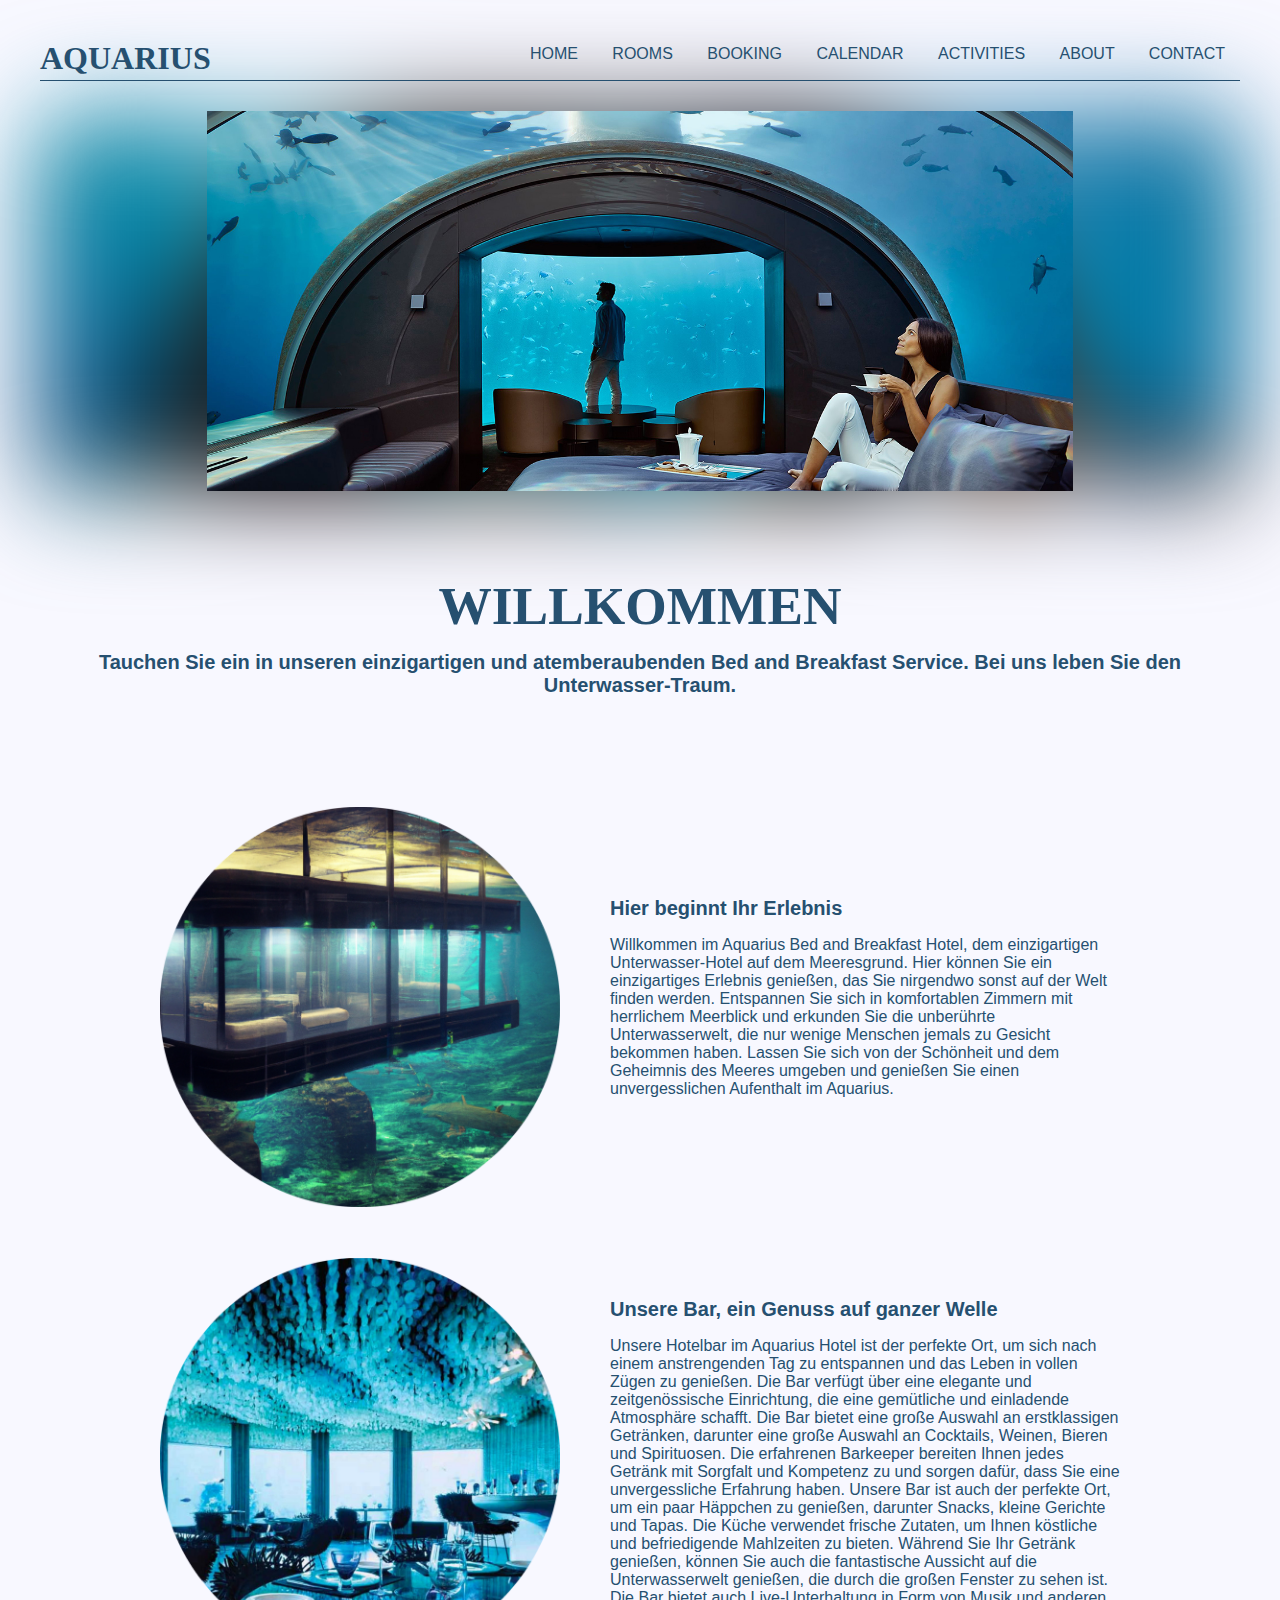
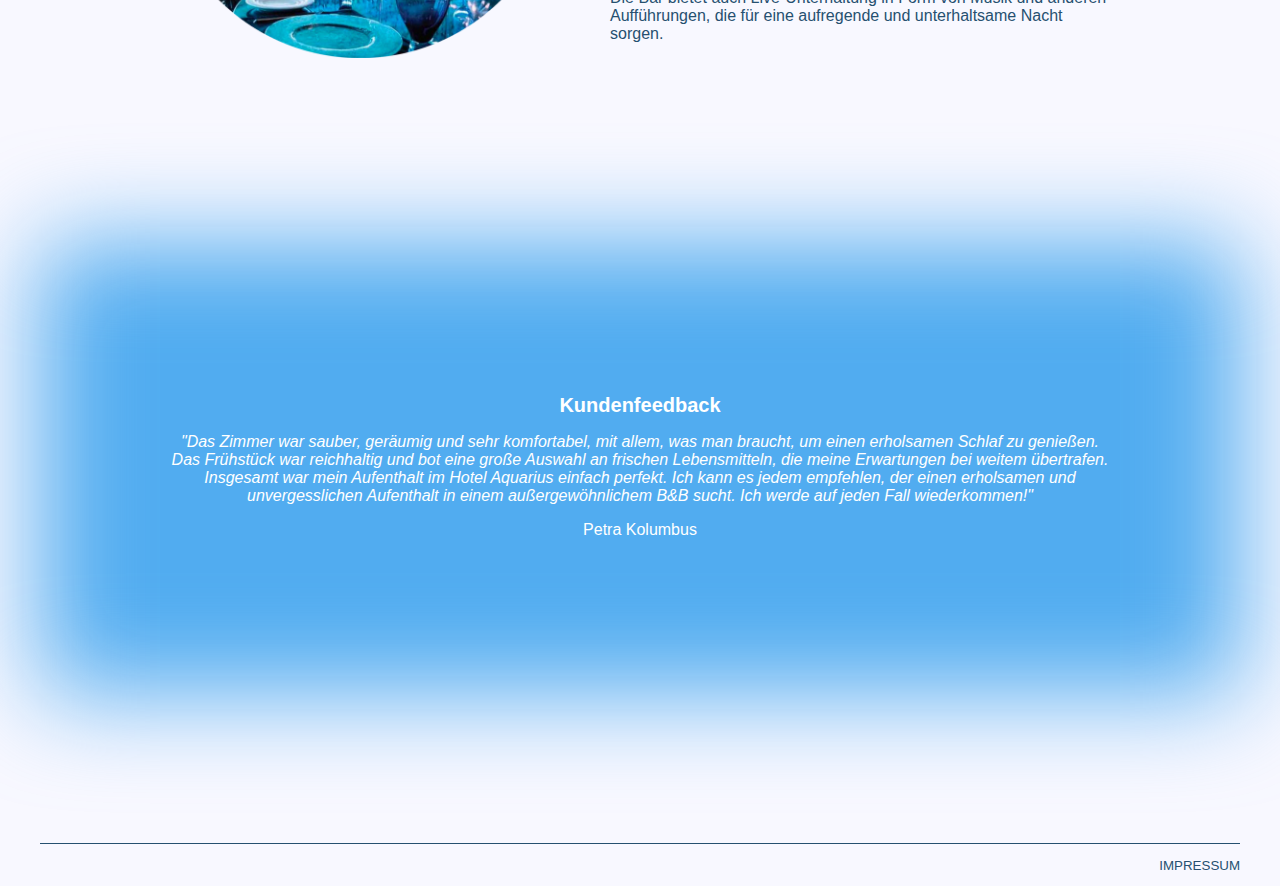
<file: index.html>
<!DOCTYPE html>
<html lang="de">
  <head>
    <meta charset="UTF-8">
    <title>AQUARIUS</title>
    <link rel="stylesheet" href="stylesheet.css">
  </head>
  <body>
    <header>
      <div class="navigation">
          <nav>
              <ul>
                <li> <a href="index.html">HOME</a> </li> 
                <li> <a href="rooms.html">ROOMS</a> </li> 
                <li> <a href="booking.html">BOOKING</a> </li>
                <li> <a href="calendar.html">CALENDAR</a> </li>
                <li> <a href="activities.html">ACTIVITIES</a> </li>
                <li> <a href="about.html">ABOUT</a> </li>
                <li> <a href="contact.html">CONTACT</a> </li>
              </ul>
            <div class="wortmarke">
              <h1>AQUARIUS</h1>
            </div>
          </nav>
        </div>
    </header>
        <div class="container2">
          <div class="contact-box2">
            <div class="left2"></div>
            <div class="right2">
                <img src="Bilder/startseite_banner_2.jpg" alt="Deep Room" width="866" height="380"/>
            </div>
          </div> 
        </div>
        <div class="headline">
            <h2>WILLKOMMEN</h2>
        </div>
        <div class="subheadline">
            <h3>Tauchen Sie ein in unseren einzigartigen und atemberaubenden Bed and Breakfast Service. Bei uns leben Sie den Unterwasser-Traum.</h3>
        </div>
        <div class="wrapper">
          <img src="Bilder/rund_hotel_aussen.png" alt="Hotel Außenansicht" width="400" height="400"/>
          <div class="text-box">
            <h1>Hier beginnt Ihr Erlebnis</h1>
            <p>Willkommen im Aquarius Bed and Breakfast Hotel, dem einzigartigen Unterwasser-Hotel auf dem Meeresgrund. Hier können Sie ein einzigartiges Erlebnis genießen, das Sie nirgendwo sonst auf der Welt finden werden. Entspannen Sie sich in komfortablen Zimmern mit herrlichem Meerblick und erkunden Sie die unberührte Unterwasserwelt, die nur wenige Menschen jemals zu Gesicht bekommen haben. Lassen Sie sich von der Schönheit und dem Geheimnis des Meeres umgeben und genießen Sie einen unvergesslichen Aufenthalt im Aquarius.</p>
          </div>
        </div>
        <div class="wrapper2">
          <img src="Bilder/restaurant_rund.png" alt="Hotel Restaurant" width="400" height="400"/>
          <div class="text-box2">
            <h1>Unsere Bar, ein Genuss auf ganzer Welle</h1>
            <p>Unsere Hotelbar im Aquarius Hotel ist der perfekte Ort, um sich nach einem anstrengenden Tag zu entspannen und das Leben in vollen Zügen zu genießen. Die Bar verfügt über eine elegante und zeitgenössische Einrichtung, die eine gemütliche und einladende Atmosphäre schafft.

            Die Bar bietet eine große Auswahl an erstklassigen Getränken, darunter eine große Auswahl an Cocktails, Weinen, Bieren und Spirituosen. Die erfahrenen Barkeeper bereiten Ihnen jedes Getränk mit Sorgfalt und Kompetenz zu und sorgen dafür, dass Sie eine unvergessliche Erfahrung haben.

            Unsere Bar ist auch der perfekte Ort, um ein paar Häppchen zu genießen, darunter Snacks, kleine Gerichte und Tapas. Die Küche verwendet frische Zutaten, um Ihnen köstliche und befriedigende Mahlzeiten zu bieten.

            Während Sie Ihr Getränk genießen, können Sie auch die fantastische Aussicht auf die Unterwasserwelt genießen, die durch die großen Fenster zu sehen ist. Die Bar bietet auch Live-Unterhaltung in Form von Musik und anderen Aufführungen, die für eine aufregende und unterhaltsame Nacht sorgen.</p>
          </div>
        </div>
        <div class="feedback">
          <div class="feedback-box">
            <div class="text">
              <h1>Kundenfeedback</h1>
              <p><em>"Das Zimmer war sauber, geräumig und sehr komfortabel, mit allem, was man braucht, um einen erholsamen Schlaf zu genießen. Das Frühstück war reichhaltig und bot eine große Auswahl an frischen Lebensmitteln, die meine Erwartungen bei weitem übertrafen. Insgesamt war mein Aufenthalt im Hotel Aquarius einfach perfekt. Ich kann es jedem empfehlen, der einen erholsamen und unvergesslichen Aufenthalt in einem außergewöhnlichem B&B sucht. Ich werde auf jeden Fall wiederkommen!"</em>
              </p>
              <p>Petra Kolumbus</p>
            </div>
          </div> 
        </div>
    <footer>
        <div class="impressum">
          <p> <a href="impressum.html">IMPRESSUM</a> </p>
        </div>
    </footer>
  </body>
</html>
</file>
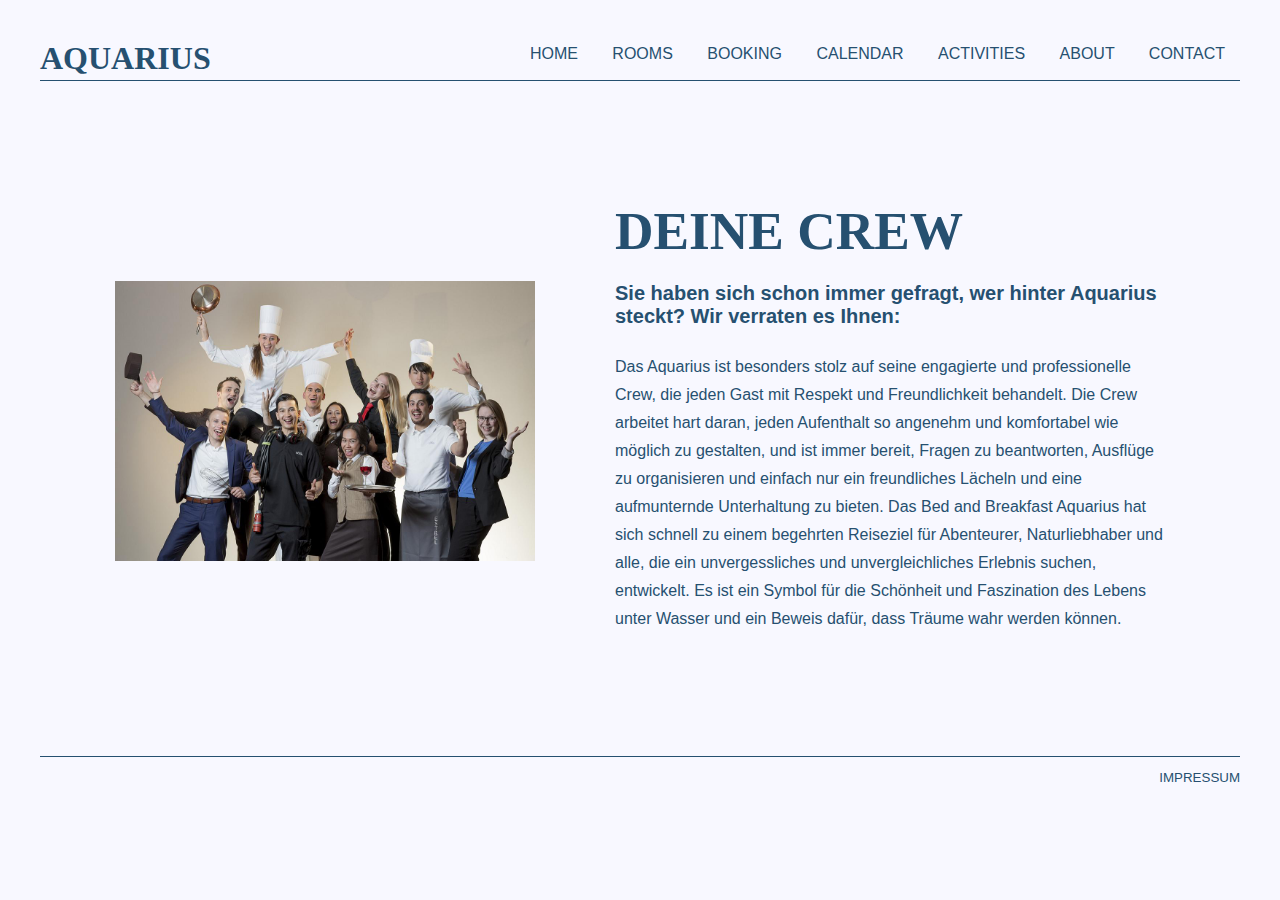
<file: about.html>
<!DOCTYPE html>
<html lang="de">
  <head>
    <meta charset="UTF-8">
    <title>AQUARIUS</title>
    <link rel="stylesheet" href="stylesheet.css">
  </head>
  <body>
    <header>
      <div class="navigation">
          <nav>
              <ul>
                <li> <a href="index.html">HOME</a> </li> 
                <li> <a href="rooms.html">ROOMS</a> </li> 
                <li> <a href="booking.html">BOOKING</a> </li>
                <li> <a href="calendar.html">CALENDAR</a> </li>
                <li> <a href="activities.html">ACTIVITIES</a> </li>
                <li> <a href="about.html">ABOUT</a> </li>
                <li> <a href="contact.html">CONTACT</a> </li>
              </ul>
            <div class="wortmarke">
              <h1>AQUARIUS</h1>
            </div>
          </nav>
        </div>
    </header>
        <section class="about">
          <div class="main">
              <img src="Bilder/crew.jpg" alt="Unsere Crew" />
            <div class="about-text">
              <h1>DEINE CREW</h1>
              <h3>Sie haben sich schon immer gefragt, wer hinter Aquarius steckt?
                Wir verraten es Ihnen:</h3>
              <p>Das Aquarius ist besonders stolz auf seine engagierte und professionelle Crew, die jeden Gast mit Respekt und Freundlichkeit behandelt. Die Crew arbeitet hart daran, jeden Aufenthalt so angenehm und komfortabel wie möglich zu gestalten, und ist immer bereit, Fragen zu beantworten, Ausflüge zu organisieren und einfach nur ein freundliches Lächeln und eine aufmunternde Unterhaltung zu bieten.

              Das Bed and Breakfast Aquarius hat sich schnell zu einem begehrten Reiseziel für Abenteurer, Naturliebhaber und alle, die ein unvergessliches und unvergleichliches Erlebnis suchen, entwickelt. Es ist ein Symbol für die Schönheit und Faszination des Lebens unter Wasser und ein Beweis dafür, dass Träume wahr werden können.</p>
            </div>
          </div>
        </section>
    <footer>
        <div class="impressum">
          <p> <a href="impressum.html">IMPRESSUM</a> </p>
        </div>
    </footer>
  </body>
</html>
</file>
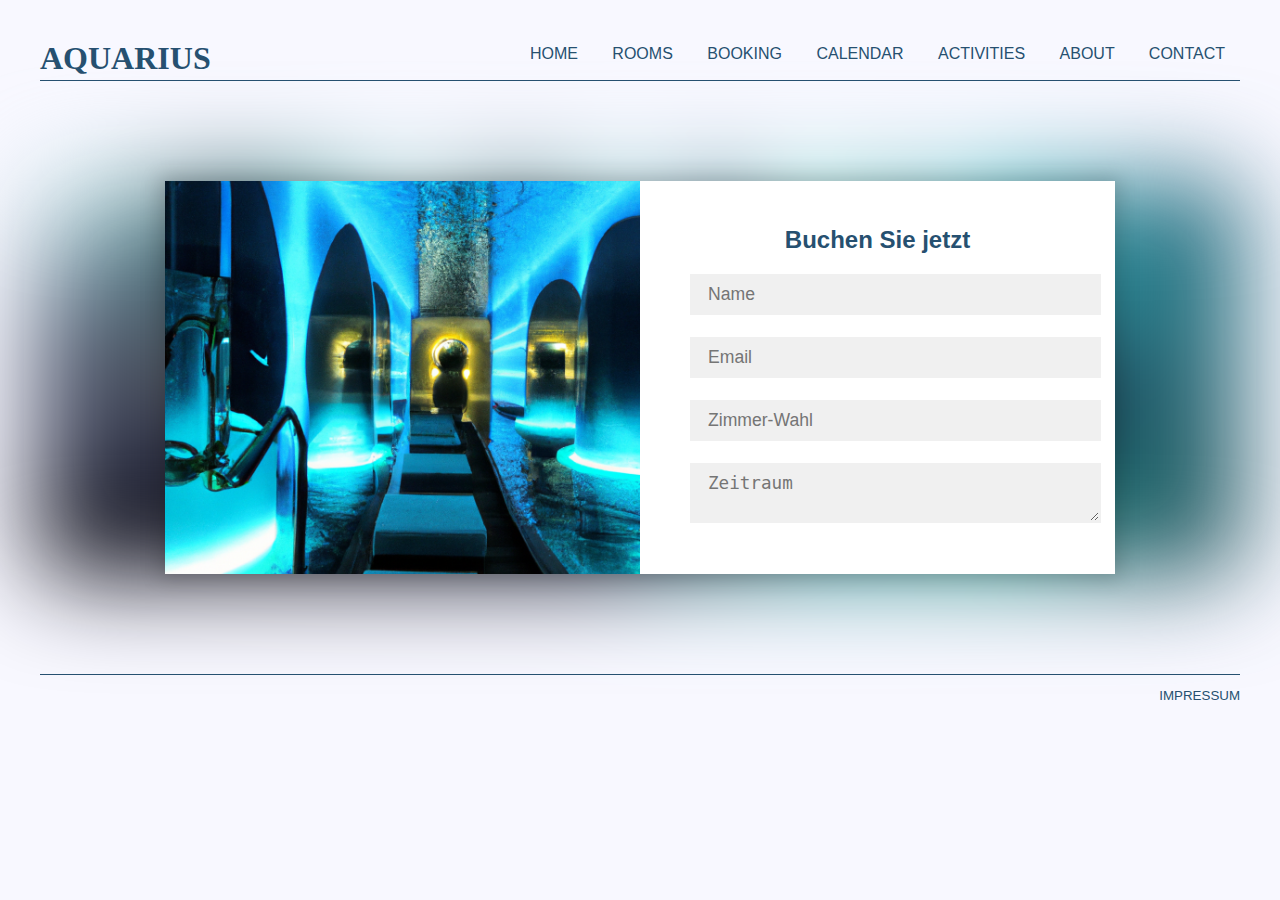
<file: booking.html>
<!DOCTYPE html>
<html lang="de">
  <head>
    <meta charset="UTF-8">
    <title>AQUARIUS</title>
    <link rel="stylesheet" href="stylesheet.css">
  </head>
  <body>
    <header>
      <div class="navigation">
          <nav>
              <ul>
                <li> <a href="index.html">HOME</a> </li> 
                <li> <a href="rooms.html">ROOMS</a> </li> 
                <li> <a href="booking.html">BOOKING</a> </li>
                <li> <a href="calendar.html">CALENDAR</a> </li>
                <li> <a href="activities.html">ACTIVITIES</a> </li>
                <li> <a href="about.html">ABOUT</a> </li>
                <li> <a href="contact.html">CONTACT</a> </li>
              </ul>
            <div class="wortmarke">
              <h1>AQUARIUS</h1>
            </div>
          </nav>
        </div>
    </header>
        <div class="container">
          <div class="contact-box">
            <div class="left"></div>
            <div class="right">
                <h2>Buchen Sie jetzt</h2>
                <input type="text" class="field" placeholder="Name">
                <input type="email" class="field" placeholder="Email">
                <input type="text" class="field" placeholder="Zimmer-Wahl">
                <textarea class="field" placeholder="Zeitraum"></textarea>
            </div>
          </div> 
        </div>
    <footer>
        <div class="impressum">
          <p> <a href="impressum.html">IMPRESSUM</a> </p>
        </div>
    </footer>
  </body>
</html>
</file>
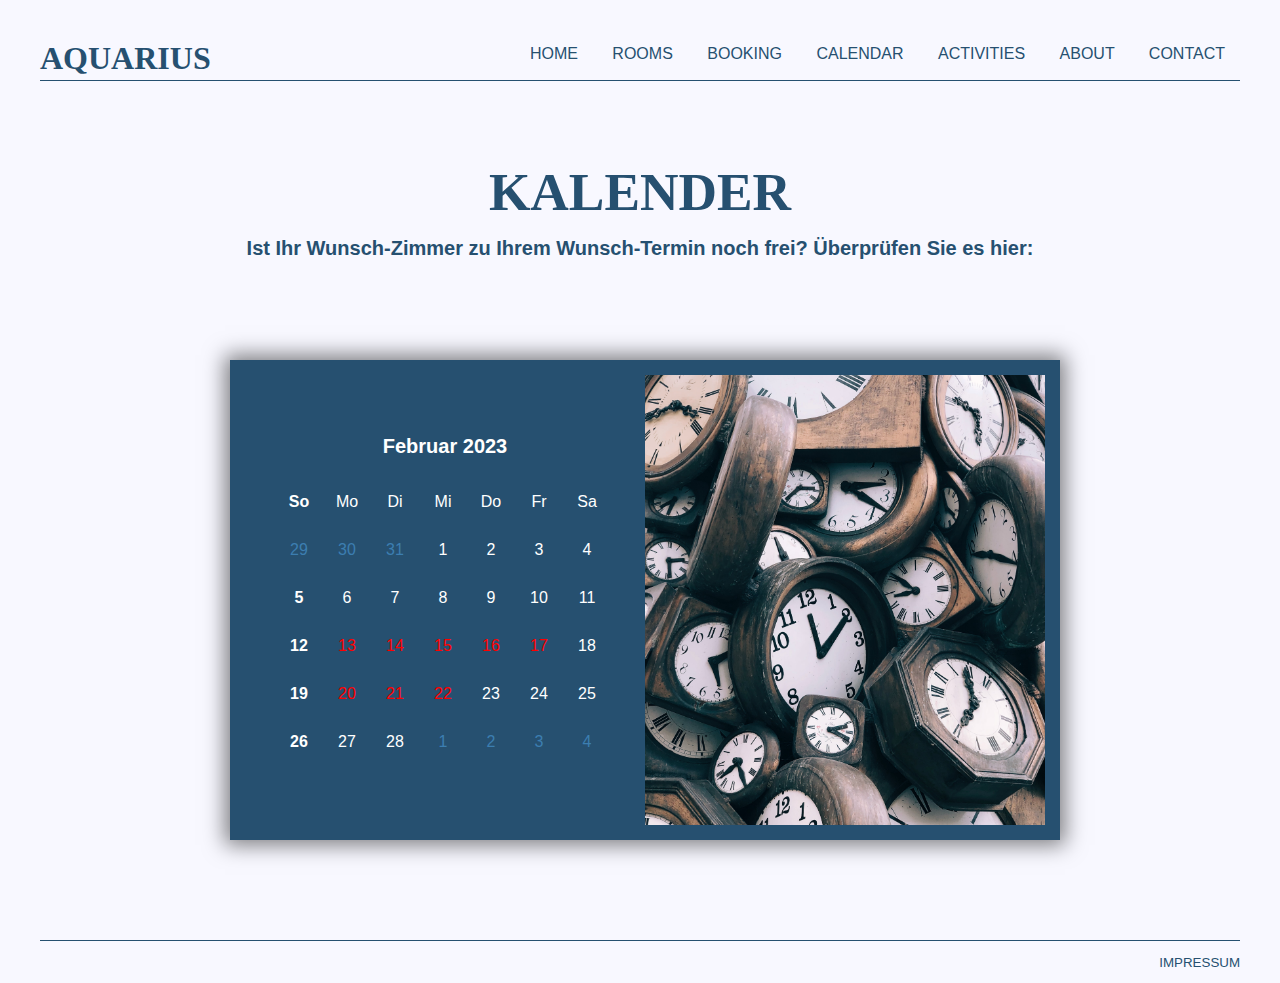
<file: calendar.html>
<!DOCTYPE html>
<html lang="de">
  <head>
    <meta charset="UTF-8">
    <title>AQUARIUS</title>
    <link rel="stylesheet" href="stylesheet.css">
  </head>
  <body>
    <header>
      <div class="navigation">
          <nav>
              <ul>
                <li> <a href="index.html">HOME</a> </li> 
                <li> <a href="rooms.html">ROOMS</a> </li> 
                <li> <a href="booking.html">BOOKING</a> </li>
                <li> <a href="calendar.html">CALENDAR</a> </li>
                <li> <a href="activities.html">ACTIVITIES</a> </li>
                <li> <a href="about.html">ABOUT</a> </li>
                <li> <a href="contact.html">CONTACT</a> </li>
              </ul>
            <div class="wortmarke">
              <h1>AQUARIUS</h1>
            </div>
          </nav>
        </div>
    </header>
        <div class="headline">
            <h2>KALENDER</h2>
        </div>
        <div class="subheadline">
            <h3>Ist Ihr Wunsch-Zimmer zu Ihrem Wunsch-Termin noch frei? Überprüfen Sie es hier:</h3>
        </div>
        <div class="calendar">
          <div class="date">
            <h3>Februar 2023</h3>
            <div class="days">
                <div class="day">So</div>
                <div class="day">Mo</div>
                <div class="day">Di</div>
                <div class="day">Mi</div>
                <div class="day">Do</div>
                <div class="day">Fr</div>
                <div class="day">Sa</div>

                <div class="number-pre">29</div>
                <div class="number-pre">30</div>
                <div class="number-pre">31</div>
                <div class="number-available">1</div>
                <div class="number-available">2</div>
                <div class="number-available">3</div>
                <div class="number-available">4</div>
                <div class="number-available">5</div>
                <div class="number-available">6</div>
                <div class="number-available">7</div>
                <div class="number-available">8</div>
                <div class="number-available">9</div>
                <div class="number-available">10</div>
                <div class="number-available">11</div>
                <div class="number-available">12</div>
                <div class="number-choosen">13</div>
                <div class="number-choosen">14</div>
                <div class="number-choosen">15</div>
                <div class="number-choosen">16</div>
                <div class="number-choosen">17</div>
                <div class="number-available">18</div>
                <div class="number-available">19</div>
                <div class="number-choosen">20</div>
                <div class="number-choosen">21</div>
                <div class="number-choosen">22</div>
                <div class="number-available">23</div>
                <div class="number-available">24</div>
                <div class="number-available">25</div>
                <div class="number-available">26</div>
                <div class="number-available">27</div>
                <div class="number-available">28</div>
                <div class="number-pre">1</div>
                <div class="number-pre">2</div>
                <div class="number-pre">3</div>
                <div class="number-pre">4</div>
          </div>
          <div class="image">
            <img src="Bilder/uhr.jpg">
          </div>
        </div>
        <div class="impressum">
          <p> <a href="impressum.html">IMPRESSUM</a> </p>
        </div>
      </div>
    <footer>
        <div class="impressum">
          <p> <a href="impressum.html">IMPRESSUM</a> </p>
        </div>
    </footer>
  </body>
</html>
</file>
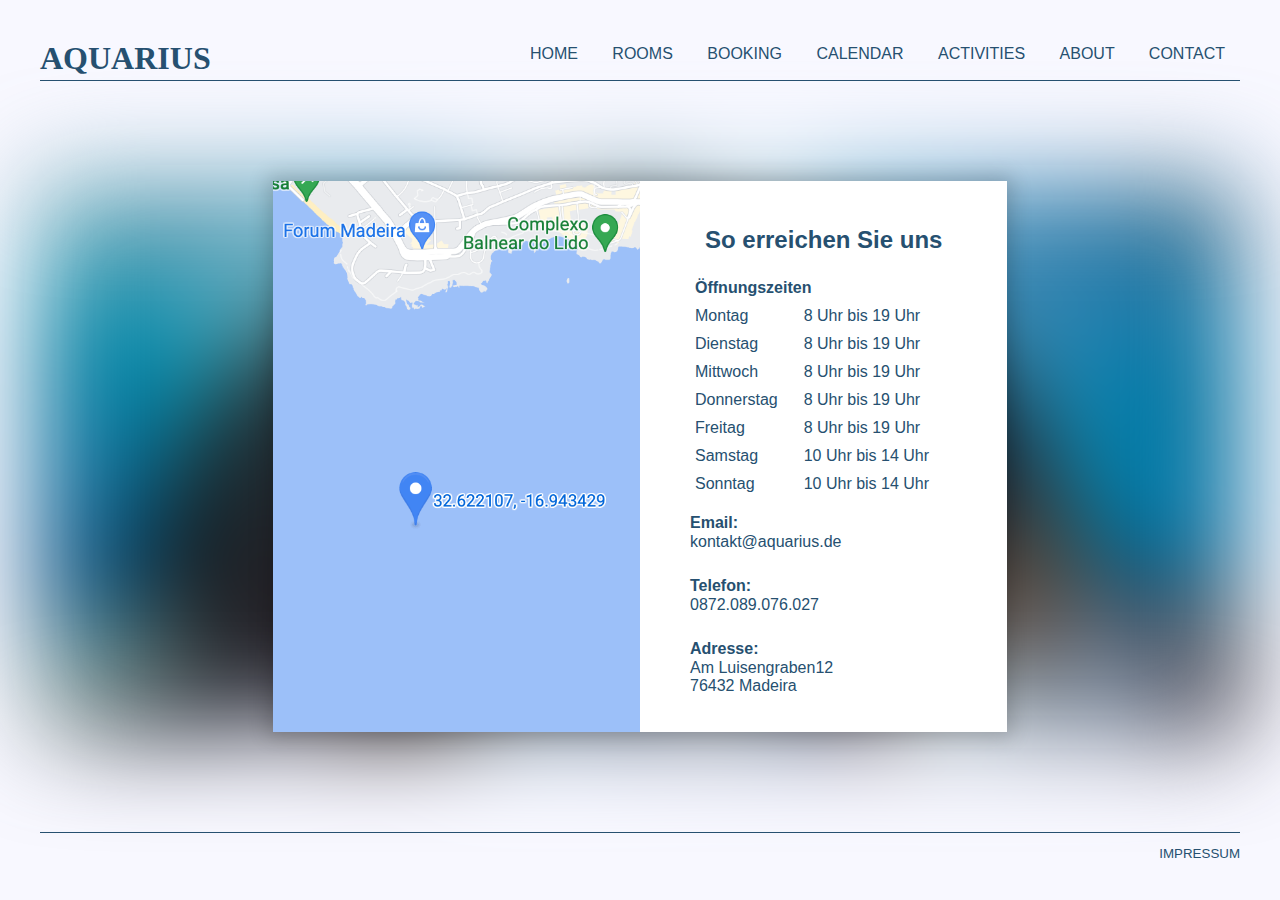
<file: contact.html>
<!DOCTYPE html>
<html lang="de">
  <head>
    <meta charset="UTF-8">
    <title>AQUARIUS</title>
    <link rel="stylesheet" href="stylesheet.css">
  </head>
  <body>
    <header>
      <div class="navigation">
          <nav>
              <ul>
                <li> <a href="index.html">HOME</a> </li> 
                <li> <a href="rooms.html">ROOMS</a> </li> 
                <li> <a href="booking.html">BOOKING</a> </li>
                <li> <a href="calendar.html">CALENDAR</a> </li>
                <li> <a href="activities.html">ACTIVITIES</a> </li>
                <li> <a href="about.html">ABOUT</a> </li>
                <li> <a href="contact.html">CONTACT</a> </li>
              </ul>
            <div class="wortmarke">
              <h1>AQUARIUS</h1>
            </div>
          </nav>
        </div>
    </header>
        <div class="nixus2">
          <div class="nixus-box2">
            <div class="nixus-left2"></div>
            <div class="nixus-right2">
                <h2>So erreichen Sie uns</h2>
                <div class="contcat-info">
          <table>
            <tr>
              <th colspan="2"> Öffnungszeiten </th>
            </tr>
            <tr> 
              <td> Montag</td>
              <td> 8 Uhr bis 19 Uhr</td>
            </tr>
            <tr> 
              <td> Dienstag</td>
              <td> 8 Uhr bis 19 Uhr</td>
            </tr>
            <tr> 
              <td>Mittwoch</td>
              <td> 8 Uhr bis 19 Uhr</td>
            </tr>
            <tr> 
              <td> Donnerstag</td>
              <td> 8 Uhr bis 19 Uhr</td>
            </tr>
            <tr> 
              <td> Freitag</td>
              <td> 8 Uhr bis 19 Uhr</td>
            </tr>
            <tr> 
              <td> Samstag</td>
              <td> 10 Uhr bis 14 Uhr</td>
            </tr>
            <tr> 
              <td>Sonntag</td>
              <td> 10 Uhr bis 14 Uhr</td>
            </tr>
          </table>
          <h3>Email:</h3>
          <p>kontakt@aquarius.de</p>
          <h3>Telefon:</h3>
          <p>0872.089.076.027</p>
          <h3>Adresse:</h3>
          <p>Am Luisengraben12<br>
          76432 Madeira</p>
            </div>
          </div>
          </div> 
        </div>
    <footer>
        <div class="impressum">
          <p> <a href="impressum.html">IMPRESSUM</a> </p>
        </div>
    </footer>
  </body>
</html>
</file>
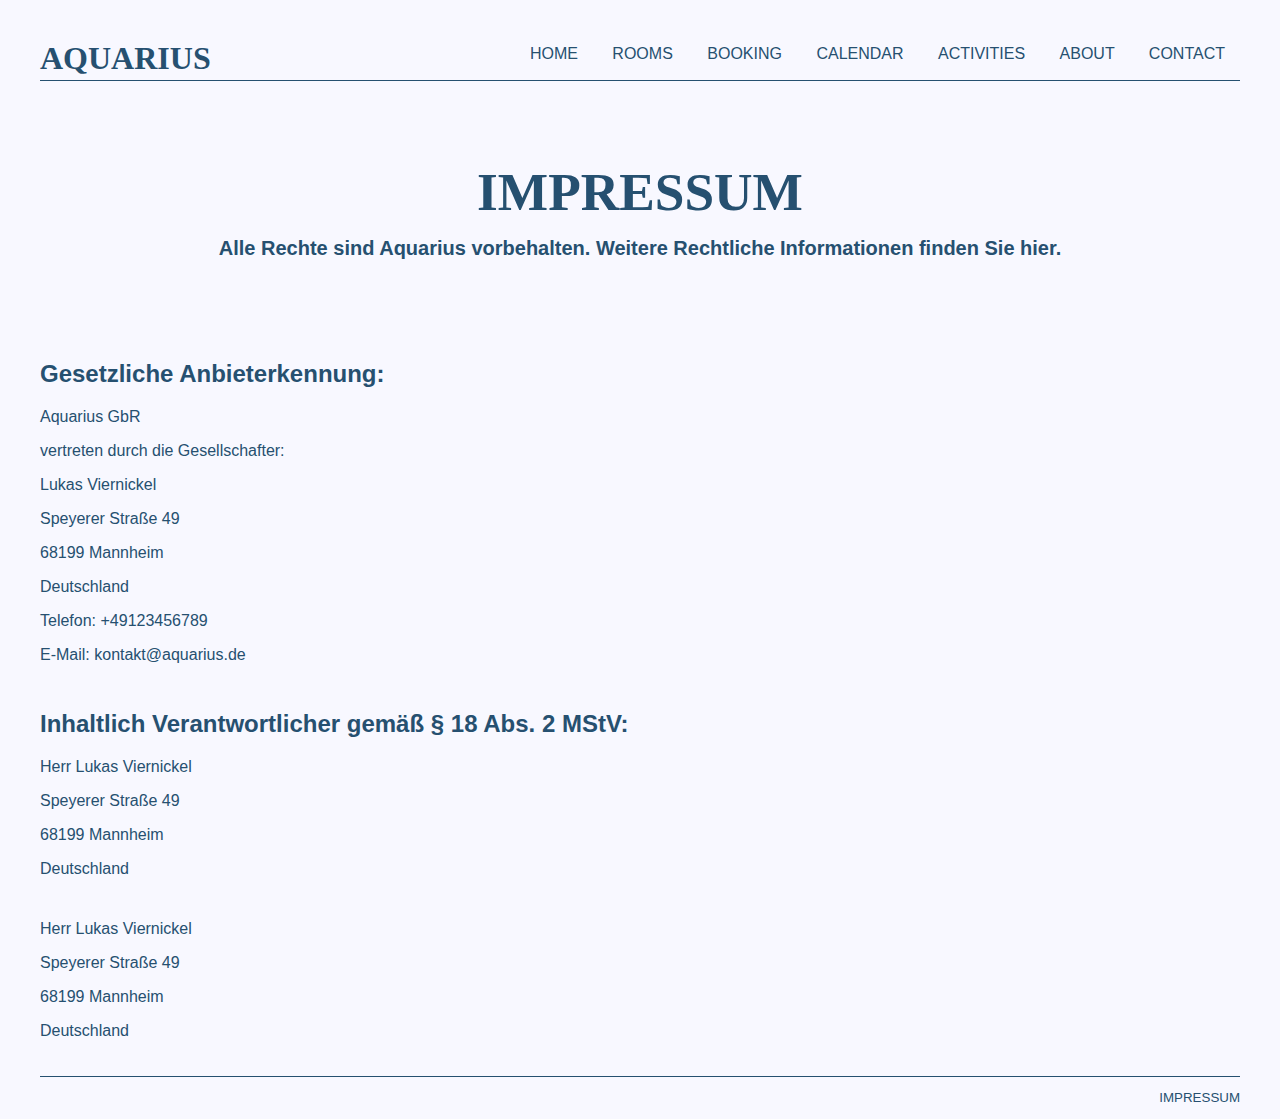
<file: impressum.html>
<!DOCTYPE html>
<html lang="de">
  <head>
    <meta charset="UTF-8">
    <title>AQUARIUS</title>
    <link rel="stylesheet" href="stylesheet.css">
  </head>
  <body>
    <header>
      <div class="navigation">
          <nav>
              <ul>
                <li> <a href="index.html">HOME</a> </li> 
                <li> <a href="rooms.html">ROOMS</a> </li> 
                <li> <a href="booking.html">BOOKING</a> </li>
                <li> <a href="calendar.html">CALENDAR</a> </li>
                <li> <a href="activities.html">ACTIVITIES</a> </li>
                <li> <a href="about.html">ABOUT</a> </li>
                <li> <a href="contact.html">CONTACT</a> </li>
              </ul>
            <div class="wortmarke">
              <h1>AQUARIUS</h1>
            </div>
          </nav>
        </div>
    </header>
         <div class="headline">
            <h2>IMPRESSUM</h2>
        </div>
        <div class="subheadline">
            <h3>Alle Rechte sind Aquarius vorbehalten. Weitere Rechtliche Informationen finden Sie hier.</h3>
            <div class="gesetzliche"><p><h2>Gesetzliche Anbieterkennung:</h2>
              <p>Aquarius GbR</p>
              <p>vertreten durch die Gesellschafter:</p>
              <p>Lukas Viernickel</p>
              <p>Speyerer Straße 49</p>
              <p>68199 Mannheim</p>
              <p>Deutschland</p>
              <p>Telefon: +49123456789</p>
              <p>E-Mail: kontakt@aquarius.de</p>
          </div>
          <div class="inhaltlich">
              <p><h2>Inhaltlich Verantwortlicher gemäß § 18 Abs. 2 MStV:</h2></p>
              <p>Herr Lukas Viernickel</p>
              <p>Speyerer Straße 49</p>
              <p>68199 Mannheim</p>
              <p>Deutschland</p>
          </div>
          <div class="inhaltlich">
              <p>Herr Lukas Viernickel</p>
              <p>Speyerer Straße 49</p>
              <p>68199 Mannheim</p>
              <p>Deutschland</p>
          </div>
        </div>
      
    <footer>
        <div class="impressum">
          <p> <a href="impressum.html">IMPRESSUM</a> </p>
        </div>
    </footer>
  </body>
</html>
</file>
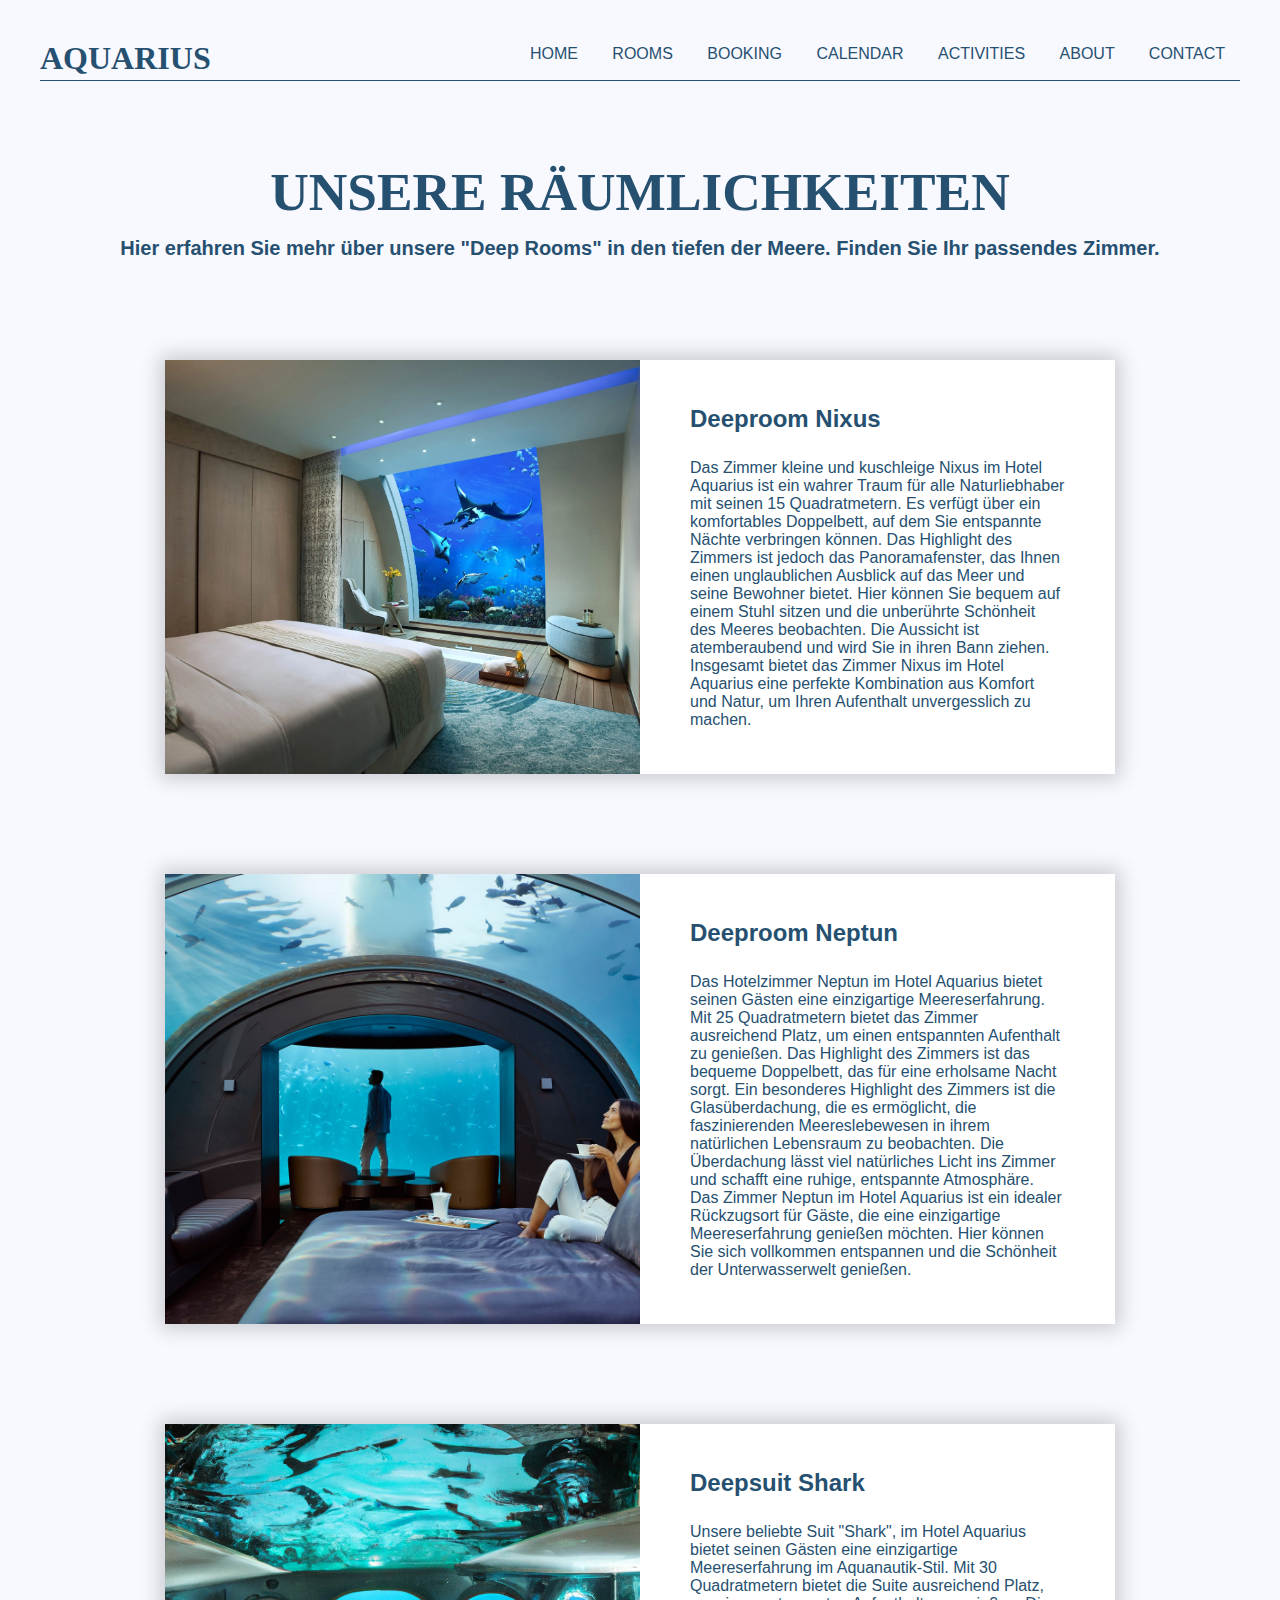
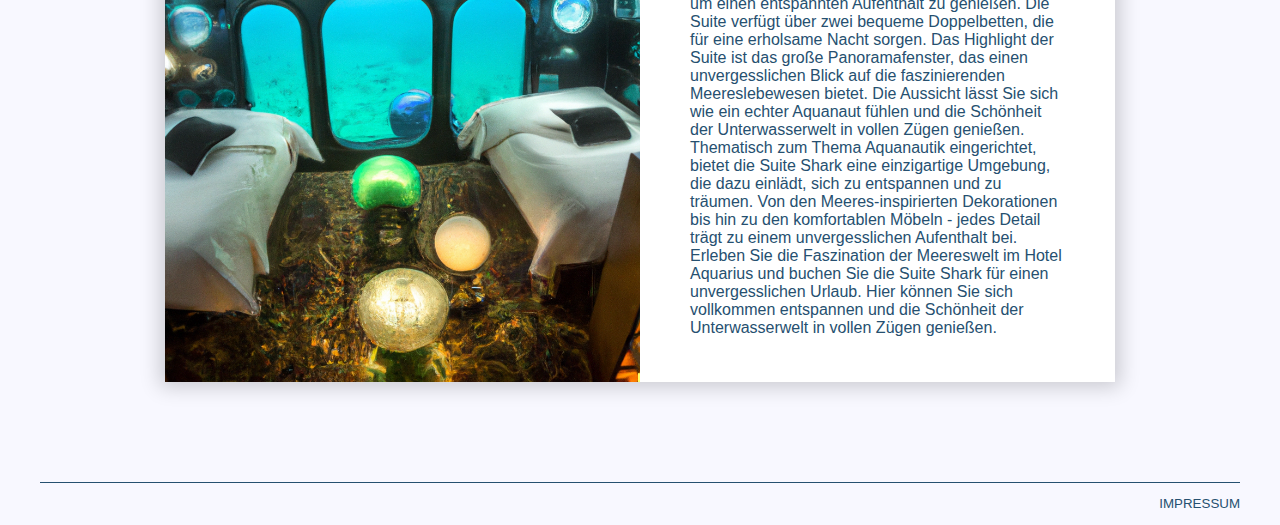
<file: rooms.html>
<!DOCTYPE html>
<html lang="de">
  <head>
    <meta charset="UTF-8">
    <title>AQUARIUS</title>
    <link rel="stylesheet" href="stylesheet.css">
  </head>
  <body>
    <header>
      <div class="navigation">
          <nav>
              <ul>
                <li> <a href="index.html">HOME</a> </li> 
                <li> <a href="rooms.html">ROOMS</a> </li> 
                <li> <a href="booking.html">BOOKING</a> </li>
                <li> <a href="calendar.html">CALENDAR</a> </li>
                <li> <a href="activities.html">ACTIVITIES</a> </li>
                <li> <a href="about.html">ABOUT</a> </li>
                <li> <a href="contact.html">CONTACT</a> </li>
              </ul>
            <div class="wortmarke">
              <h1>AQUARIUS</h1>
            </div>
          </nav>
        </div>
    </header>
         <div class="headline">
            <h2>UNSERE RÄUMLICHKEITEN</h2>
        </div>
        <div class="subheadline">
            <h3>Hier erfahren Sie mehr über unsere "Deep Rooms" in den tiefen der Meere.
            Finden Sie Ihr passendes Zimmer.</h3>
        </div>
        <div class="nixus">
          <div class="nixus-box">
            <div class="nixus-left"></div>
            <div class="nixus-right">
                <h2>Deeproom Nixus</h2>
                <p>Das Zimmer kleine und kuschleige Nixus im Hotel Aquarius ist ein wahrer Traum für alle Naturliebhaber mit seinen 15 Quadratmetern. Es verfügt über ein komfortables Doppelbett, auf dem Sie entspannte Nächte verbringen können.

                Das Highlight des Zimmers ist jedoch das Panoramafenster, das Ihnen einen unglaublichen Ausblick auf das Meer und seine Bewohner bietet. Hier können Sie bequem auf einem Stuhl sitzen und die unberührte Schönheit des Meeres beobachten. Die Aussicht ist atemberaubend und wird Sie in ihren Bann ziehen.

                Insgesamt bietet das Zimmer Nixus im Hotel Aquarius eine perfekte Kombination aus Komfort und Natur, um Ihren Aufenthalt unvergesslich zu machen.</p>
            </div>
          </div> 
        </div>
        <div class="nixus">
          <div class="nixus-box">
            <div class="neptun-left"></div>
            <div class="nixus-right">
                <h2>Deeproom Neptun</h2>
                <p>Das Hotelzimmer Neptun im Hotel Aquarius bietet seinen Gästen eine einzigartige Meereserfahrung. Mit 25 Quadratmetern bietet das Zimmer ausreichend Platz, um einen entspannten Aufenthalt zu genießen. Das Highlight des Zimmers ist das bequeme Doppelbett, das für eine erholsame Nacht sorgt.

                Ein besonderes Highlight des Zimmers ist die Glasüberdachung, die es ermöglicht, die faszinierenden Meereslebewesen in ihrem natürlichen Lebensraum zu beobachten. Die Überdachung lässt viel natürliches Licht ins Zimmer und schafft eine ruhige, entspannte Atmosphäre.

                Das Zimmer Neptun im Hotel Aquarius ist ein idealer Rückzugsort für Gäste, die eine einzigartige Meereserfahrung genießen möchten. Hier können Sie sich vollkommen entspannen und die Schönheit der Unterwasserwelt genießen.</p>
            </div>
          </div> 
        </div>
        <div class="nixus">
          <div class="nixus-box">
            <div class="shark-left"></div>
            <div class="nixus-right">
                <h2>Deepsuit Shark</h2>
                <p>Unsere beliebte Suit "Shark", im Hotel Aquarius bietet seinen Gästen eine einzigartige Meereserfahrung im Aquanautik-Stil. Mit 30 Quadratmetern bietet die Suite ausreichend Platz, um einen entspannten Aufenthalt zu genießen. Die Suite verfügt über zwei bequeme Doppelbetten, die für eine erholsame Nacht sorgen.

                Das Highlight der Suite ist das große Panoramafenster, das einen unvergesslichen Blick auf die faszinierenden Meereslebewesen bietet. Die Aussicht lässt Sie sich wie ein echter Aquanaut fühlen und die Schönheit der Unterwasserwelt in vollen Zügen genießen.

                Thematisch zum Thema Aquanautik eingerichtet, bietet die Suite Shark eine einzigartige Umgebung, die dazu einlädt, sich zu entspannen und zu träumen. Von den Meeres-inspirierten Dekorationen bis hin zu den komfortablen Möbeln - jedes Detail trägt zu einem unvergesslichen Aufenthalt bei.

                Erleben Sie die Faszination der Meereswelt im Hotel Aquarius und buchen Sie die Suite Shark für einen unvergesslichen Urlaub. Hier können Sie sich vollkommen entspannen und die Schönheit der Unterwasserwelt in vollen Zügen genießen.</p>
            </div>
          </div> 
        </div>
    <footer>
        <div class="impressum">
          <p> <a href="impressum.html">IMPRESSUM</a> </p>
        </div>
    </footer>
  </body>
</html>
</file>
<file: stylesheet.css>
html {
background-color: ghostwhite;
font-family: sans-serif;
margin: 0px;
padding: 0px;
}

body {
  margin-right: auto;
  margin-left: auto;
  max-width: 1200px;
  align-items: center;
  justify-content: center;
}

nav ul {
  list-style: none;
  padding: 0;
  margin-top:15px;
  float: right;
}

nav li {
  display: inline;
  margin: 15px;
}

nav a {
  text-decoration: none;
  color: #265070;
}

nav a:hover,

nav .aktiv a {
  color: #56B4FC;
}

nav a: active {
  font-weight: black;
}

.navigation {
  height: 50px;
  text-align: center;
  align-items: center;
  margin-top: 30px;
  margin-bottom: 5px;
  border-bottom: solid;
  border-width: thin;
  border-color: #265070;
}

.wortmarke h1{
  float: left;
  color: #265070;
  padding-left: 0px;
  margin-top: 10px;
  font-family: serif;
}

.headline h2{
  text-align: center;
  color: #265070;
  padding-left: 0px;
  margin-top: 80px;
  font-family: serif;
  font-size: 40pt;
}

.subheadline h3{
  text-align: center;
  color: #265070;
  font-family: sans-serif;
  font-size: 15pt;
  margin-top: -30px;
  margin-left: auto;
  margin-right: auto;
  margin-bottom: 100px;
}


.impressum {
  border-top: solid;
  border-width: thin;
  border-color: #265070;
  text-align: right;
  margin-right: auto;
  margin-left: auto;
}
.impressum a {
  text-decoration: none;
    color: #265070;
}
.impressum a:hover {
  color: #56B4FC;
}

.impressum a:active {
  font-weight: normal;
}

.impressum p {
  margin: right;
  font-size: 10pt;
}

.wrapper {
  margin: 200px auto;
  width: 80%;
}

.wrapper img {
  float: left;
  margin-right: 50px;
  margin-top: -90px;
}

.text-box h1{
  font-size: 15pt;
  font-family: sans-serif;
  color: #265070;
}

.text-box p{
  font-size: 12pt;
  font-family: sans-serif;
  color: #265070;
}

.wrapper2 {
  margin: 200px auto;
  width: 80%;
  margin-top: 200px;
}

.wrapper2 img {
  float: left;
  margin-right: 50px;
  margin-top: -40px;
}

.text-box2 h1{
  font-size: 15pt;
  font-family: sans-serif;
  color: #265070;
}

.text-box2 p{
  font-size: 12pt;
  font-family: sans-serif;
  color: #265070;
}

.about {
  width: 100%;
  padding: 78px 0px;
}

.about img{
  height: auto;
  width: 420px;
}

.about-text {
  width: 550px;
}

.main {
  width: 1130px;
  max-width: 95%;
  margin: 0 auto;
  display: flex;
  align-items: center;
  justify-content: space-around;
}

.about-text h1 {
  color: #265070;
  font-size: 40pt;
  margin-bottom: 20px;
  font-family: serif;
}

.about-text h3 {
  color: #265070;
  font-size: 15pt;
  margin-bottom: 25px;
  font-family: sans-serif;
}

.about-text p{
  color: #265070;
  font-size: 12pt;
  line-height: 28px;
  margin-bottom: 45px;
  font-family: sans-serif;
}

.container {
  position: relative;
  display: flex;
  justify-content: center;
  align-items: center;
  width: 100%;
  margin-top: 100px;
  margin-bottom: 100px;
}

.container:after {
  content: '';
  position: absolute;
  left: 0;
  top: 0;
  width: 100%;
  height: 100%;
  background: url("Bilder/aquarius_front.png") no-repeat center;
  background-size: cover;
  z-index: -1;
  filter: blur(50px);
}

.contact-box {
  max-width: 950px;
  display: grid;
  grid-template-columns: repeat(2, 1fr);
  align-items: center;
  text-align: center;
  background-color: #fff;
  box-shadow: 0px 0px 19px 5px rgba(0, 0, 0, 0.19);
}

.left {
  height: 100%;
  background: url("Bilder/room1.png") no-repeat center;
  background-size: cover;
}

.right {
  padding: 25px 50px;
}

.right h2 {
  position: relative;
  padding-bottom: 10px;
  margin-bottom: 10px;
  color: #265070;
}

.right h2:after {
  content: '';
  position: absolute;
  left: 50%;
  bottom: 0;
  transform: translateX(-50%);
  background-color: #2ecc;
}


.field {
  width: 100%;
  padding: 0.5rem 1rem;
  outline: none;
  border: 2px solid rgba(0, 0, 0, 0);
  background-color: rgba(230, 230, 230, 0.6);
  font-size: 1.1rem;
  margin-bottom: 22px;
  transition: .3s;
}

.field:hover {
  background-color: rgba(0, 0, 0, 0.1);  
}

.field:focus {
  background-color: #fff;  
  border: 2px solid rgba(30, 85, 250, 0.47);
}

.area {
  min-height: 150px;
}

.container2 {
  position: relative;
  display: flex;
  justify-content: center;
  align-items: center;
  width: 100%;
  margin-top: 30px;
  margin-bottom: 80px;
}

.container2:after {
  content: '';
  position: absolute;
  left: 0;
  top: 0;
  width: 100%;
  height: 100%;
  background: url("Bilder/startseite_banner_2.jpg") no-repeat center;
  background-size: cover;
  z-index: -1;
  filter: blur(50px);
}

.contact-box2 {
  max-width: 950px;
  max-height: 950px;
  display: grid;
  align-items: center;
  text-align: center;
  box-shadow:
}

.feedback {
  position: relative;
  display: flex;
  justify-content: center;
  align-items: center;
  width: 100%;
  height: 450px;
  margin-top: 200px;
  margin-bottom: 150px;
}

.feedback:after {
  content: '';
  position: absolute;
  left: 0;
  top: 0;
  width: 100%;
  height: 100%;
  background: no-repeat center;
  background-color: #51ACF0;
  background-size: cover;
  z-index: -1;
  filter: blur(50px);
}

.feedback-box {
  max-width: 950px;
  display: grid;
  align-items: center;
  text-align: center;
}

.text h1{
  font-size: 15pt;
  font-family: sans-serif;
  color: #fff;
}

.text p{
  font-size: 12pt;
  font-family: sans-serif;
  color: #fff;
}

.nixus {
  position: relative;
  display: flex;
  justify-content: center;
  align-items: center;
  width: 100%;
  margin-top: 100px;
  margin-bottom: 100px;
}

.nixus:after {
  content: '';
  position: absolute;
  left: 0;
  top: 0;
  width: 100%;
  height: 100%;
}

.nixus-box {
  max-width: 950px;
  display: grid;
  grid-template-columns: repeat(2, 1fr);
  align-items: center;
  text-align: center;
  background-color: #fff;
  box-shadow: 0px 0px 19px 5px rgba(0, 0, 0, 0.19);
}

.nixus-left {
  height: 100%;
  background: url("Bilder/neptun.jpg.webp") no-repeat center;
  background-size: cover;
}

.shark-left {
  height: 100%;
  background: url("Bilder/suit1.png") no-repeat center;
  background-size: cover;
}

.neptun-left {
  height: 100%;
  background: url("Bilder/shark.jpg") no-repeat center;
  background-size: cover;
}

.nixus-right {
  padding: 25px 50px;
}

.nixus h2 {
  position: relative;
  padding-bottom: 10px;
  margin-bottom: 10px;
  color: #265070;
  text-align: left;
}

.nixus h2:after {
  content: '';
  position: absolute;
  left: 50%;
  bottom: 0;
  transform: translateX(-50%);
  background-color: #2ecc;
}

.nixus p {
  position: relative;
  padding-bottom: 10px;
  margin-bottom: 10px;
  color: #265070;
  text-align: left;
}

.uboot {
  margin: 200px auto;
  width: 80%;
}

.uboot img {
  float: left;
  margin-right: 50px;
  margin-top: -40px;
}

.tauchen {
  margin: 200px auto;
  width: 80%;
  margin-top: 200px;
}

.tauchen img {
  float: left;
  margin-right: 50px;
  margin-top: 0px;
}

.segeln {
  margin: 200px auto;
  width: 80%;
  margin-top: 200px;
}

.segeln img {
  float: left;
  margin-right: 50px;
  margin-top: -20px;
}

.gesetzliche {
  position: relative;
  padding-bottom: 10px;
  margin-bottom: 10px;
  color: #265070;
  text-align: left;
}

.inhaltlich {
  position: relative;
  padding-bottom: 10px;
  margin-bottom: 10px;
  color: #265070;
  text-align: left;
}

.calendar {
  position: relative;
  background: #265070;
  width: 800px;
  height: 450px;
  margin-bottom: 100px;
  margin-left: 190px;
  display: flex;
  justify-content: space-between;
  align-items: center;
  border: 15px solid #265070;
  box-shadow: 0 0 20px 5px rgba(0, 0, 0, .5);
}

.calendar .date 
{
  width: 400px;
  padding: 30px;
  box-sizing: border-box;
}

.calendar .date h3
{
  margin: 0 0 20px;
  padding: 0;
  font-size: 24px;
  font-weight: 500;
  text-align: center;
}

.calendar .date .days
{
  display: flex;
  flex-wrap: wrap;
}

.calendar .date .days .day,
.calendar .date .days .number
{
  width: 48px;
  height: 48px;
  display: flex;
  justify-content: center;
  align-items: center;
  color: #fff;
}

.calendar .date .days .number-pre
{
  width: 48px;
  height: 48px;
  display: flex;
  justify-content: center;
  align-items: center;
  color: #3C7eB0;
}

.calendar .date .days .day:first-child,
.calendar .date .days .number-available:nth-child(7n+1)
{
  color: #fff;
  font-weight: 600;
}

.calendar .date .days .number-choosen 
{
  width: 48px;
  height: 48px;
  display: flex;
  justify-content: center;
  align-items: center;
  color: red;
}

.calendar .date .days .number-available
{
  width: 48px;
  height: 48px;
  display: flex;
  justify-content: center;
  align-items: center;
  color: #fff;
}

.calendar .image
{
  position: absolute;
  top: 0;
  right: 0;
  width: 400px;
  height: 100%;
  background: #fff;
}

.calendar .image img
{
  position: absolute;
  top: 0;
  right: 0;
  width: 100%;
  height: 100%;
  object-fit: cover;
}

.calendar .date h3
{
  font-size: 15pt;
  font-weight: 700;
  color: #fff;
}

.nixus2 {
  position: relative;
  display: flex;
  justify-content: center;
  align-items: center;
  width: 100%;
  margin-top: 100px;
  margin-bottom: 100px;
}

.nixus2:after {
  content: '';
  position: absolute;
  left: 0;
  top: 0;
  width: 100%;
  height: 100%;
  background: url("Bilder/startseite_banner_2.jpg") no-repeat center;
  background-size: cover;
  z-index: -1;
  filter: blur(50px);
}

.nixus-box2 {
  max-width: 950px;
  display: grid;
  grid-template-columns: repeat(2, 1fr);
  align-items: center;
  text-align: center;
  background-color: #fff;
  box-shadow: 0px 0px 19px 5px rgba(0, 0, 0, 0.19);
}

.nixus-left2 {
  height: 100%;
  background: url("Bilder/map.png") no-repeat center;
  background-size: cover;
}

.nixus-right2 {
  padding: 25px 50px;
}

.nixus2 h2 {
  position: relative;
  padding: 0px 15px;
  padding-bottom: 10px;
  margin-bottom: 10px;
  color: #265070;
  text-align: left;
}

.nixus2 h2:after {
  content: '';
  position: absolute;
  left: 50%;
  bottom: 0;
  transform: translateX(-50%);
  background-color: #2ecc;
}

.nixus2 p {
  position: relative;
  padding-bottom: 10px;
  margin-bottom: 10px;
  color: #265070;
  text-align: left;
}


table {
  border: none; 
  border-collapse: collapse;
  width: 100%;
  text-align: left;
  color: #265070;
}

th, td {
  border: none;
  text-align: left;
  padding: 5px;
  color: #265070;
}

th:nth-child(3),
td:nth-child(3) {
  text-align: left;
  color: #265070;
}

.contcat-info p{
  text-align: left;
  font-size: 12pt;
  margin-bottom: 2px;
  color: #265070;
}
.contcat-info h3{
  text-align: left;
  font-size: 12pt;
  margin-bottom: -15px;
  color: #265070;
}
</file>
